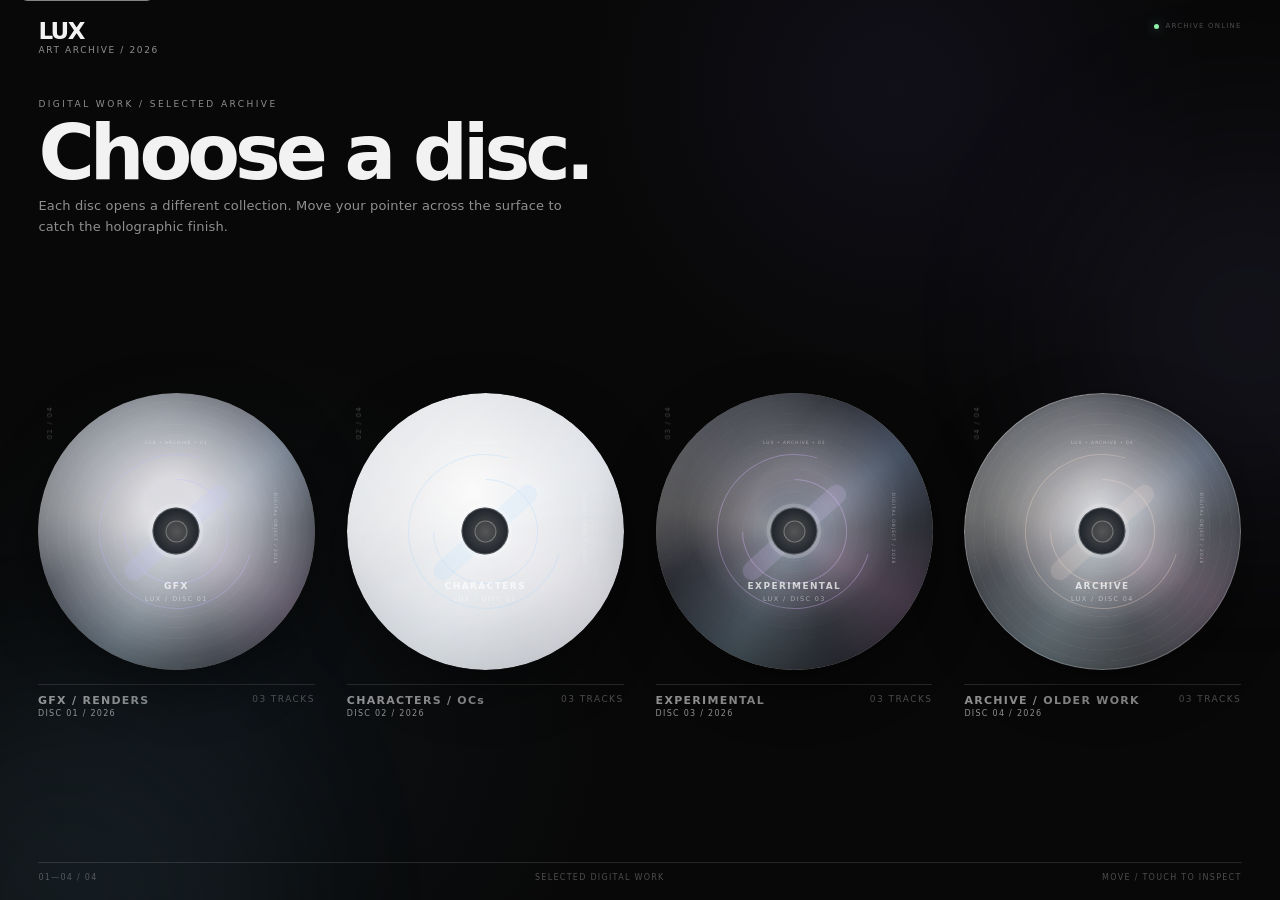
<file: index.html>
<!doctype html>
<html lang="en">
<head>
  <meta charset="utf-8" />
  <meta name="viewport" content="width=device-width, initial-scale=1, viewport-fit=cover" />
  <meta name="theme-color" content="#080808" />
  <meta name="color-scheme" content="dark" />
  <meta name="description" content="LUX Art Archive — an interactive CD-inspired artwork portfolio." />
  <meta name="robots" content="index,follow,max-image-preview:large" />
  <meta property="og:type" content="website" />
  <meta property="og:title" content="LUX // ART ARCHIVE" />
  <meta property="og:description" content="An interactive CD-inspired archive of selected digital artwork." />
  <meta name="twitter:card" content="summary_large_image" />
  <meta name="twitter:title" content="LUX // ART ARCHIVE" />
  <meta name="twitter:description" content="An interactive CD-inspired archive of selected digital artwork." />
  <title>LUX // ART ARCHIVE</title>
  <link rel="icon" href="assets/icons/favicon.svg" type="image/svg+xml" />
  <link rel="manifest" href="site.webmanifest" />
  <link rel="stylesheet" href="styles.css" />
</head>
<body class="collection-locked">
  <a class="skip-link" href="#discStage">SKIP TO COLLECTIONS</a>
  <div class="noise" aria-hidden="true"></div>
  <div class="ambient ambient-a" aria-hidden="true"></div>
  <div class="ambient ambient-b" aria-hidden="true"></div>
  <div class="transition-flash" aria-hidden="true"></div>
  <div class="route-progress" id="routeProgress" aria-hidden="true"></div>
  <div class="sr-live" id="siteLive" role="status" aria-live="polite" aria-atomic="true"></div>

  <div class="boot" id="boot" aria-hidden="true">
    <div class="boot__mark">LUX</div>
    <div class="boot__line"><span></span></div>
    <div class="boot__copy">LOADING ARCHIVE</div>
  </div>

  <header class="site-header">
    <a class="brand" href="#" aria-label="LUX Art Archive home">
      <span class="brand__word">LUX</span>
      <span class="brand__meta" id="brandMeta">ART ARCHIVE / 2026</span>
    </a>
    <div class="site-header__status" aria-hidden="true">
      <span class="site-header__dot"></span>
      <span>ARCHIVE ONLINE</span>
    </div>
  </header>

  <main>
    <section class="hero" id="collectionView" aria-labelledby="heroTitle">
      <div class="hero__intro">
        <div class="hero__eyebrow" id="heroEyebrow">DIGITAL WORK / SELECTED ARCHIVE</div>
        <h1 id="heroTitle">Choose a disc.</h1>
        <p class="hero__sub" id="heroSubtitle">Each disc opens a different collection. Move your pointer across the surface to catch the holographic finish.</p>
      </div>

      <div class="disc-stage" id="discStage" aria-label="Artwork collections"></div>

      <div class="stage-footer" aria-hidden="true">
        <span id="discRange">01—04 / 04</span>
        <span id="stageFooterCenter">LUX INTERACTIVE ARCHIVE</span>
        <span id="stageStatus">MOVE / TOUCH TO INSPECT</span>
      </div>
    </section>
  </main>

  <section class="gallery" id="gallery" aria-hidden="true">
    <div class="gallery__chrome">
      <button class="icon-button" id="closeGallery" aria-label="Close gallery">←</button>
      <div class="gallery__chrome-title">
        <span id="galleryDiscNumber">DISC 01</span>
        <strong id="galleryMiniTitle">COLLECTION</strong>
      </div>
      <div class="gallery__chrome-actions">
        <button class="chrome-button" id="gallerySearchToggle" type="button" aria-expanded="false" aria-controls="gallerySearchBar">SEARCH</button>
        <button class="chrome-button" id="galleryDensity" type="button">DENSITY</button>
        <button class="chrome-button" id="galleryShare" type="button">SHARE</button>
        <span class="gallery__counter" id="galleryCounter">00 TRACKS</span>
      </div>
    </div>

    <div class="gallery-search" id="gallerySearchBar" hidden>
      <label for="gallerySearchInput">FILTER COLLECTION</label>
      <input id="gallerySearchInput" type="search" autocomplete="off" placeholder="Search title or metadata…" />
      <button id="gallerySearchClear" type="button">CLEAR</button>
    </div>

    <div class="gallery__hero">
      <div>
        <div class="gallery__eyebrow" id="galleryEyebrow">ARCHIVE / 2026</div>
        <h2 id="galleryTitle">Collection</h2>
      </div>
      <p id="galleryDescription">Selected work.</p>
    </div>

    <div class="gallery-grid" id="galleryGrid"></div>
    <div class="gallery-empty" id="galleryEmpty" hidden>NO MATCHING TRACKS</div>

    <div class="gallery__footer">
      <span id="galleryFooterLeft">LUX ART ARCHIVE</span>
      <span id="galleryFooterCode">DISC / 001</span>
    </div>
  </section>

  <dialog class="lightbox" id="lightbox">
    <div class="lightbox__loading" id="lightboxLoading" aria-hidden="true"><span></span></div>
    <button class="lightbox__close" id="closeLightbox" aria-label="Close artwork viewer">×</button>
    <button class="lightbox__arrow lightbox__arrow--prev" id="prevArtwork" aria-label="Previous artwork">←</button>
    <figure class="lightbox__figure">
      <div class="lightbox__image-stage" id="lightboxImageStage">
        <img id="lightboxImage" alt="" draggable="false" />
      </div>
      <figcaption>
        <span id="lightboxTrack">TRACK 01</span>
        <strong id="lightboxTitle">Artwork</strong>
        <span id="lightboxMeta">DIGITAL / 2026</span>
      </figcaption>
    </figure>
    <button class="lightbox__arrow lightbox__arrow--next" id="nextArtwork" aria-label="Next artwork">→</button>
    <div class="lightbox__tools" aria-label="Artwork viewer controls">
      <button id="lightboxShare" type="button">SHARE</button>
      <button id="lightboxZoomOut" type="button" aria-label="Zoom out">−</button>
      <button id="lightboxZoomReset" type="button" aria-label="Reset zoom">100%</button>
      <button id="lightboxZoomIn" type="button" aria-label="Zoom in">＋</button>
      <button id="lightboxFullscreen" type="button">FULL</button>
    </div>
  </dialog>

  <div class="cursor-label" id="cursorLabel" aria-hidden="true">OPEN DISC</div>

  <section class="studio" id="studio" aria-hidden="true">
    <header class="studio__topbar">
      <button class="studio__back" id="closeStudio" type="button" aria-label="Close Disc Lab">←</button>
      <div class="studio__identity"><span>PRIVATE TOOL / LUX</span><strong>DISC LAB</strong></div>
      <div class="studio__mode-tabs" role="tablist" aria-label="Creator mode">
        <button class="studio-tab is-active" type="button" data-studio-mode="disc">DISC</button>
        <button class="studio-tab" type="button" data-studio-mode="cover">COVER</button>
      </div>
    </header>
    <div class="studio__workspace">
      <section class="studio__preview-panel">
        <div class="studio__preview-head"><div><span class="studio-kicker">LIVE OBJECT / 1000 × 1000</span><strong id="studioPreviewLabel">DISC PREVIEW</strong></div><span id="studioSaveState">UNSAVED</span></div>
        <div class="studio__canvas-shell" id="studioCanvasShell"><canvas id="studioCanvas" width="1000" height="1000" aria-label="Live disc or cover preview"></canvas></div>
        <div class="studio__preview-foot"><span>DRAG ARTWORK ON PREVIEW</span><span>EXPORTS ARE FULL RESOLUTION</span></div>
      </section>
      <aside class="studio__controls" aria-label="Disc Lab controls">
        <section class="studio-control-group"><div class="studio-control-group__head"><span>01</span><strong>IDENTITY</strong></div>
          <label class="studio-field"><span>TITLE</span><input id="studioTitle" type="text" maxlength="28" value="UNTITLED" autocomplete="off" /></label>
          <label class="studio-field"><span>SUBTITLE</span><input id="studioSubtitle" type="text" maxlength="40" value="LUX / DIGITAL ARCHIVE" autocomplete="off" /></label>
          <label class="studio-field"><span>SERIAL</span><input id="studioSerial" type="text" maxlength="20" value="LUX-001 / 2026" autocomplete="off" /></label>
        </section>
        <section class="studio-control-group"><div class="studio-control-group__head"><span>02</span><strong>SURFACE</strong></div>
          <div class="studio-field studio-field--split"><label><span>ACCENT</span><input id="studioAccent" type="color" value="#b9b6ff" /></label><label><span>BACKGROUND</span><input id="studioBackground" type="color" value="#0b0b0d" /></label></div>
          <label class="studio-field" id="studioMaterialField"><span>DISC MATERIAL</span><select id="studioMaterial"><option value="silver">SILVER</option><option value="white">WHITE</option><option value="smoke">SMOKE</option><option value="clear">CLEAR</option><option value="black">BLACK</option></select></label>
          <label class="studio-field"><span>GRAPHIC SYSTEM</span><select id="studioGraphic"><option value="rings">ORBIT RINGS</option><option value="slash">SLASH / BAR</option><option value="barcode">BARCODE</option><option value="grid">TECH GRID</option><option value="minimal">MINIMAL</option></select></label>
        </section>
        <section class="studio-control-group"><div class="studio-control-group__head"><span>03</span><strong>ARTWORK</strong></div>
          <label class="studio-upload" for="studioArtworkInput"><input id="studioArtworkInput" type="file" accept="image/png,image/jpeg,image/webp,image/gif" /><span>＋</span><strong>UPLOAD ARTWORK</strong><small>PNG / JPG / WEBP</small></label>
          <div class="studio-range-grid">
            <label class="studio-range"><span>SCALE <output id="studioScaleValue">100%</output></span><input id="studioScale" type="range" min="40" max="220" value="100" /></label>
            <label class="studio-range"><span>ROTATION <output id="studioRotationValue">0°</output></span><input id="studioRotation" type="range" min="-180" max="180" value="0" /></label>
            <label class="studio-range"><span>OPACITY <output id="studioOpacityValue">100%</output></span><input id="studioOpacity" type="range" min="0" max="100" value="100" /></label>
            <label class="studio-range"><span>HORIZONTAL <output id="studioXValue">0</output></span><input id="studioX" type="range" min="-300" max="300" value="0" /></label>
            <label class="studio-range"><span>VERTICAL <output id="studioYValue">0</output></span><input id="studioY" type="range" min="-300" max="300" value="0" /></label>
          </div>
        </section>
        <section class="studio-control-group"><div class="studio-control-group__head"><span>04</span><strong>FINISH</strong></div>
          <div class="studio-range-grid"><label class="studio-range"><span>HOLOGRAPHIC <output id="studioHoloValue">35%</output></span><input id="studioHolo" type="range" min="0" max="100" value="35" /></label><label class="studio-range"><span>DETAIL <output id="studioDetailValue">65%</output></span><input id="studioDetail" type="range" min="0" max="100" value="65" /></label></div>
          <label class="studio-check"><input id="studioTransparent" type="checkbox" checked /><span>TRANSPARENT OUTSIDE DISC</span></label><label class="studio-check"><input id="studioGuides" type="checkbox" /><span>SHOW SAFE GUIDES</span></label>
        </section>
        <section class="studio-control-group"><div class="studio-control-group__head"><span>05</span><strong>PRESETS</strong></div>
          <div class="studio-preset-row"><select id="studioPresetSelect" aria-label="Saved presets"><option value="">SAVED PRESETS</option></select><button id="studioLoadPreset" type="button">LOAD</button></div>
          <div class="studio-mini-actions"><button id="studioSavePreset" type="button">SAVE LOCAL</button><button id="studioDeletePreset" type="button">DELETE</button><button id="studioReset" type="button">RESET</button></div>
        </section>
        <section class="studio-actions"><button class="studio-action studio-action--primary" id="studioExportPng" type="button"><span>EXPORT PNG</span><small>1000 × 1000</small></button><button class="studio-action" id="studioExportJson" type="button"><span>EXPORT PRESET</span><small>JSON</small></button><button class="studio-action" id="studioCopyEntry" type="button"><span>COPY SITE ENTRY</span><small>DATA.JS</small></button></section>
      </aside>
    </div>
    <div class="studio-toast" id="studioToast" role="status" aria-live="polite"></div>
  </section>

  <script src="data.js"></script>
  <script src="editor.js"></script>
  <script src="app.js"></script>
  <script src="studio.js"></script>
</body>
</html>
</file>
<file: styles.css>
:root {
  color-scheme: dark;
  --bg: #080808;
  --panel: #101010;
  --line: rgba(255,255,255,.12);
  --soft-line: rgba(255,255,255,.07);
  --text: #f2f2f2;
  --muted: rgba(255,255,255,.55);
  --faint: rgba(255,255,255,.28);
  --page-pad: clamp(18px, 3vw, 42px);
  --ease: cubic-bezier(.22,1,.36,1);
  --active-accent: #9f95ff;
}

* { box-sizing: border-box; }
html { scroll-behavior: smooth; background: var(--bg); }
html, body { width: 100%; }
body {
  margin: 0;
  min-height: 100vh;
  overflow-x: hidden;
  background:
    radial-gradient(circle at 70% 10%, rgba(134,118,255,.07), transparent 26%),
    radial-gradient(circle at 18% 80%, rgba(103,183,255,.05), transparent 30%),
    var(--bg);
  color: var(--text);
  font-family: Inter, ui-sans-serif, system-ui, -apple-system, BlinkMacSystemFont, "Segoe UI", sans-serif;
  letter-spacing: .01em;
}
body.collection-locked {
  height: 100vh;
  height: 100svh;
  overflow: hidden;
  overscroll-behavior: none;
  touch-action: none;
}
body.gallery-open { overflow: hidden; }
button, a { font: inherit; }
button { color: inherit; }
button:focus-visible, a:focus-visible { outline: 2px solid white; outline-offset: 4px; }

.noise {
  position: fixed; inset: 0; pointer-events: none; z-index: 90; opacity: .03;
  background-image: url("data:image/svg+xml,%3Csvg viewBox='0 0 180 180' xmlns='http://www.w3.org/2000/svg'%3E%3Cfilter id='n'%3E%3CfeTurbulence type='fractalNoise' baseFrequency='.85' numOctaves='4' stitchTiles='stitch'/%3E%3C/filter%3E%3Crect width='100%25' height='100%25' filter='url(%23n)' opacity='.6'/%3E%3C/svg%3E");
  mix-blend-mode: soft-light;
}
.ambient { position: fixed; border-radius: 50%; filter: blur(100px); pointer-events:none; opacity:.08; transition:background 1.2s ease, transform 1.2s var(--ease); }
.ambient-a { width: 380px; height: 380px; background:var(--active-accent); top:15%; right:-160px; animation:ambientDriftA 9s ease-in-out infinite alternate; }
.ambient-b { width: 420px; height:420px; background:#8dd8ff; bottom:-210px; left:-140px; animation:ambientDriftB 11s ease-in-out infinite alternate; }
@keyframes ambientDriftA { to { transform:translate3d(-42px,35px,0) scale(1.08); } }
@keyframes ambientDriftB { to { transform:translate3d(48px,-28px,0) scale(.94); } }

.transition-flash {
  position:fixed; inset:0; z-index:76; pointer-events:none; opacity:0;
  background:radial-gradient(circle at center, rgba(255,255,255,.72), rgba(213,226,255,.18) 24%, transparent 58%);
  mix-blend-mode:screen;
}
body.is-transitioning .transition-flash { animation:transitionFlash .72s var(--ease) both; }
@keyframes transitionFlash {
  0%, 38% { opacity:0; transform:scale(.8); }
  67% { opacity:.78; transform:scale(1.12); }
  100% { opacity:0; transform:scale(1.35); }
}

.boot {
  position: fixed; inset: 0; z-index: 200; display:grid; place-content:center; gap:18px; background:#050505;
  transition: opacity .7s var(--ease), visibility .7s;
}
.boot.is-done { opacity:0; visibility:hidden; }
.boot__mark { text-align:center; font-weight:800; font-size:clamp(42px,8vw,100px); letter-spacing:-.08em; }
.boot__line { width:min(320px,70vw); height:1px; background:#222; overflow:hidden; }
.boot__line span { display:block; width:100%; height:100%; background:#fff; transform:translateX(-100%); animation:loadline 1.05s var(--ease) forwards; }
.boot__copy { text-align:center; font-size:10px; letter-spacing:.34em; color:var(--muted); }
@keyframes loadline { to { transform:translateX(0); } }

.site-header {
  position: fixed; top:0; left:0; right:0; z-index:50; display:flex; align-items:flex-start; justify-content:space-between;
  padding: max(20px, env(safe-area-inset-top)) var(--page-pad) 0;
  pointer-events:none;
}
.brand { display:flex; flex-direction:column; gap:2px; color:inherit; text-decoration:none; pointer-events:auto; }
.brand__word { font-size:23px; line-height:1; font-weight:800; letter-spacing:-.07em; }
.brand__meta { font-size:9px; letter-spacing:.18em; color:var(--muted); }

main { min-height:100%; }
.hero {
  height:100vh; height:100svh; min-height:0; overflow:hidden;
  padding: clamp(90px,11vh,118px) var(--page-pad) max(18px,env(safe-area-inset-bottom));
  display:grid; grid-template-rows:auto minmax(0,1fr) auto; gap:0;
}
.hero__intro { position:relative; z-index:2; }
.hero__eyebrow, .gallery__eyebrow { font-size:9px; color:var(--muted); letter-spacing:.27em; }
.hero h1 { margin:8px 0 6px; font-size:clamp(42px,6vw,88px); letter-spacing:-.065em; line-height:.95; font-weight:650; }
.hero__sub { width:min(560px,100%); margin:6px 0 0; color:var(--muted); font-size:13px; line-height:1.6; }
.hero__intro > * { animation:introReveal .82s var(--ease) both; }
.hero__intro > *:nth-child(2) { animation-delay:.06s; }
.hero__intro > *:nth-child(3) { animation-delay:.12s; }
@keyframes introReveal { from { opacity:0; transform:translateY(10px); filter:blur(5px); } to { opacity:1; transform:none; filter:none; } }

.disc-stage {
  --stage-x:0px; --stage-y:0px;
  min-height:0; width:100%; display:grid; grid-template-columns:repeat(4,minmax(0,1fr)); align-items:center; justify-items:center;
  gap:clamp(12px,2.5vw,42px); padding:clamp(14px,3.2vh,34px) 0 clamp(10px,2vh,24px);
  transform:translate3d(var(--stage-x),var(--stage-y),0);
  transition:transform .85s var(--ease);
  will-change:transform;
}
.disc-card {
  position:relative; width:min(100%,31svh,330px); min-width:0; border:0; background:none; padding:0; cursor:pointer; text-align:left;
  --tilt-x: 0deg; --tilt-y:0deg; --mx:50%; --my:50%; --disc-scale:1; --lift:0px;
  --float-delay:0s; --float-duration:4.8s; --rotor-duration:34s;
  animation:cardFloat var(--float-duration) ease-in-out var(--float-delay) infinite alternate;
  touch-action:none;
  -webkit-tap-highlight-color:transparent;
}
.disc-card:nth-child(2) { --float-duration:5.7s; }
.disc-card:nth-child(3) { --float-duration:4.3s; }
.disc-card:nth-child(4) { --float-duration:6.2s; }
@keyframes cardFloat { from { translate:0 -3px; } to { translate:0 6px; } }
.disc-card__number {
  position:absolute; z-index:15; top:4%; left:3%; font-size:7px; letter-spacing:.18em; color:rgba(255,255,255,.36);
  writing-mode:vertical-rl; transform:rotate(180deg); opacity:.7; transition:opacity .3s ease;
}
.disc-card__disc-wrap { perspective:1200px; }
.disc-card__disc {
  position:relative; aspect-ratio:1; width:100%; border-radius:50%;
  transform:translateY(var(--lift)) rotateX(var(--tilt-x)) rotateY(var(--tilt-y)) scale(var(--disc-scale)) translateZ(0);
  transform-style: preserve-3d;
  transition:transform .34s var(--ease), filter .55s ease, opacity .35s ease, box-shadow .55s var(--ease), rotate .85s var(--ease);
  box-shadow: 0 18px 55px rgba(0,0,0,.42), 0 0 0 0 rgba(255,255,255,0), inset 0 0 0 1px rgba(255,255,255,.38), inset 0 0 0 4px rgba(0,0,0,.58);
  overflow:hidden; will-change:transform;
}
.disc-card:hover, .disc-card.is-pressed { --disc-scale:1.028; --lift:-4px; }
.disc-card:hover .disc-card__disc, .disc-card.is-pressed .disc-card__disc {
  filter:brightness(1.1) saturate(1.08);
  box-shadow:0 28px 75px rgba(0,0,0,.56), 0 0 45px color-mix(in srgb, var(--disc-accent) 18%, transparent), inset 0 0 0 1px rgba(255,255,255,.48), inset 0 0 0 4px rgba(0,0,0,.58);
}
.disc-rotor {
  position:absolute; inset:0; border-radius:50%; overflow:hidden;
  animation:rotorSpin var(--rotor-duration) linear infinite;
  will-change:rotate;
}
.disc-card:nth-child(even) .disc-rotor { animation-direction:reverse; }
.disc-card:hover .disc-rotor, .disc-card.is-pressed .disc-rotor { animation-play-state: running; }
@keyframes rotorSpin { to { rotate:360deg; } }

.disc-face { position:absolute; inset:0; z-index:2; border-radius:50%; overflow:hidden; }
.disc-face::after { content:""; position:absolute; inset:0; border-radius:50%; background:linear-gradient(130deg, rgba(255,255,255,.25), transparent 34%, rgba(134,174,255,.08) 55%, transparent 72%); mix-blend-mode:screen; }
.disc-face--silver { background:radial-gradient(circle at 48% 40%, #d8d8dc 0 12%, #9fa3ab 38%, #4b4f58 70%, #1a1b1f 100%); }
.disc-face--white { background:radial-gradient(circle at 45% 35%, #fafafa, #dfe1e5 52%, #aeb2b9 100%); }
.disc-face--smoke { background:radial-gradient(circle at 50% 40%, #70727a 0 18%, #33353d 52%, #131419 100%); }
.disc-face--clear { background:radial-gradient(circle at 48% 42%, rgba(245,245,246,.86), rgba(167,173,184,.45) 54%, rgba(56,60,68,.65) 100%); backdrop-filter:blur(8px); }

.disc-grooves {
  position:absolute; inset:0; z-index:3; border-radius:50%; opacity:.18; pointer-events:none;
  background:repeating-radial-gradient(circle at center, transparent 0 3.2%, rgba(255,255,255,.22) 3.35% 3.55%, transparent 3.7% 5.7%);
  mix-blend-mode:overlay;
}
.disc-graphic { position:absolute; inset:0; z-index:4; pointer-events:none; color:rgba(255,255,255,.72); }
.disc-ring { position:absolute; border:1px solid currentColor; border-radius:50%; opacity:.35; }
.disc-ring--a { inset:22%; border-right-color:transparent; transform:rotate(-28deg); }
.disc-ring--b { inset:31%; border-left-color:transparent; transform:rotate(45deg); }
.disc-slash { position:absolute; width:48%; height:7%; left:26%; top:47%; border-radius:999px; background:currentColor; opacity:.18; transform:rotate(-42deg); }
.disc-label { position:absolute; left:50%; top:68%; transform:translateX(-50%); width:56%; text-align:center; font-size:clamp(7px,.7vw,10px); letter-spacing:.16em; font-weight:700; color:rgba(255,255,255,.72); }
.disc-label small { display:block; margin-top:4px; font-size:.72em; font-weight:500; color:rgba(255,255,255,.47); }
.disc-micro { position:absolute; z-index:4; font-size:clamp(4px,.35vw,6px); letter-spacing:.22em; color:rgba(255,255,255,.44); white-space:nowrap; }
.disc-micro--top { left:50%; top:17%; transform:translateX(-50%); }
.disc-micro--side { right:14%; top:48%; transform:rotate(90deg) translateX(50%); transform-origin:right center; }
.disc-ticks { position:absolute; inset:7%; z-index:4; border-radius:50%; opacity:.24; background:repeating-conic-gradient(from 0deg, currentColor 0 .35deg, transparent .35deg 7deg); -webkit-mask:radial-gradient(circle, transparent 0 92%, #000 92% 94%, transparent 94%); mask:radial-gradient(circle, transparent 0 92%, #000 92% 94%, transparent 94%); }
.disc-center { position:absolute; left:50%; top:50%; width:17%; aspect-ratio:1; transform:translate(-50%,-50%); border-radius:50%; background:#070707; box-shadow:0 0 0 4px rgba(255,255,255,.18), inset 0 0 0 1px rgba(255,255,255,.24); z-index:10; }
.disc-center::after { content:""; position:absolute; inset:26%; border-radius:50%; border:1px solid rgba(255,255,255,.28); background:rgba(255,255,255,.035); }
.disc-holo {
  position:absolute; inset:-32%; z-index:7; pointer-events:none; opacity:.26; border-radius:50%;
  background:conic-gradient(from 0deg, transparent 0 8%, rgba(123,190,255,.55) 15%, transparent 24%, rgba(255,131,212,.46) 34%, transparent 45%, rgba(168,255,229,.42) 57%, transparent 69%, rgba(255,225,150,.38) 78%, transparent 91%);
  mix-blend-mode:screen; filter:blur(5px); animation:holoRotate 8s linear infinite;
}
@keyframes holoRotate { to { transform:rotate(360deg); } }
.disc-glint {
  position:absolute; inset:-18%; z-index:8; pointer-events:none; opacity:.7;
  background:radial-gradient(circle at var(--mx) var(--my), rgba(255,255,255,.42), rgba(146,190,255,.18) 10%, rgba(255,165,219,.11) 20%, transparent 37%);
  mix-blend-mode:screen; transition:opacity .35s ease;
}
.disc-sweep {
  position:absolute; inset:-35%; z-index:8; pointer-events:none; opacity:.13;
  background:linear-gradient(108deg, transparent 30%, rgba(255,255,255,.7) 46%, rgba(185,211,255,.32) 51%, transparent 66%);
  transform:translateX(-45%) rotate(10deg); animation:sweep 5.8s ease-in-out infinite;
}
@keyframes sweep { 0%,22% { transform:translateX(-55%) rotate(10deg); } 62%,100% { transform:translateX(55%) rotate(10deg); } }

.disc-card__meta { display:flex; justify-content:space-between; gap:12px; margin-top:14px; border-top:1px solid var(--line); padding-top:9px; transition:border-color .4s ease, transform .45s var(--ease), opacity .3s ease; }
.disc-card:hover .disc-card__meta, .disc-card.is-pressed .disc-card__meta { border-color:rgba(255,255,255,.32); transform:translateY(1px); }
.disc-card__meta-left { display:flex; flex-direction:column; min-width:0; gap:2px; }
.disc-card__meta strong { font-size:11px; font-weight:600; white-space:nowrap; overflow:hidden; text-overflow:ellipsis; }
.disc-card__meta span { font-size:8px; letter-spacing:.16em; color:var(--muted); }
.disc-card__count { font-size:9px!important; color:var(--faint)!important; }

.disc-card.is-opening { z-index:70; animation-play-state:paused; }
.disc-card.is-opening .disc-card__disc {
  --lift:0px; --disc-scale:3.15;
  transform:translateY(0) rotateX(0) rotateY(0) scale(var(--disc-scale)) translateZ(0)!important;
  rotate:220deg; filter:brightness(1.65) saturate(1.25) blur(.15px);
  transition:transform .78s var(--ease), filter .78s var(--ease), rotate .78s var(--ease), opacity .35s ease;
  box-shadow:0 28px 120px rgba(0,0,0,.65), 0 0 90px color-mix(in srgb, var(--disc-accent) 40%, transparent);
}
.disc-card.is-opening .disc-rotor { animation-duration:1.6s; }
.disc-card.is-opening .disc-card__meta { opacity:0; }
.disc-stage.is-opening .disc-card:not(.is-opening) { opacity:.035; filter:blur(8px); scale:.92; transition:opacity .4s ease, filter .55s ease, scale .55s var(--ease); }

.stage-footer { border-top:1px solid var(--line); padding-top:10px; display:flex; justify-content:space-between; gap:15px; color:var(--faint); font-size:8px; letter-spacing:.16em; }
#stageStatus { transition:color .35s ease; }
body.has-disc-focus #stageStatus { color:rgba(255,255,255,.7); }

.gallery {
  position:fixed; inset:0; z-index:80; background:#090909; overflow:auto; overscroll-behavior:contain; transform:translateY(105%); visibility:hidden;
  transition:transform .78s var(--ease), visibility .78s;
}
.gallery.is-open { transform:translateY(0); visibility:visible; }
.gallery__chrome { position:sticky; top:0; z-index:5; min-height:58px; display:grid; grid-template-columns:52px 1fr auto; align-items:center; gap:10px; padding:0 var(--page-pad); background:rgba(9,9,9,.84); backdrop-filter:blur(18px); border-bottom:1px solid var(--line); }
.icon-button { width:32px; height:32px; border:1px solid var(--line); border-radius:50%; background:transparent; cursor:pointer; transition:background .3s ease, color .3s ease, border-color .3s ease, transform .3s var(--ease); }
.icon-button:hover { background:#fff; color:#000; transform:translateY(-1px); }
.gallery__chrome-title { display:flex; flex-direction:column; gap:1px; font-size:8px; letter-spacing:.16em; color:var(--muted); }
.gallery__chrome-title strong { color:#fff; font-size:9px; font-weight:600; }
.gallery__counter { font-size:8px; color:var(--muted); letter-spacing:.15em; }
.gallery__hero { padding:clamp(34px,5vh,58px) var(--page-pad) clamp(18px,3vh,28px); display:grid; grid-template-columns:minmax(0,1.5fr) minmax(240px,.8fr); gap:20px; align-items:end; }
.gallery__hero h2 { margin:6px 0 0; font-size:clamp(38px,6vw,82px); line-height:.9; letter-spacing:-.06em; font-weight:620; max-width:800px; }
.gallery__hero p { margin:0; color:var(--muted); line-height:1.6; font-size:12px; max-width:360px; }
.gallery-grid { padding:0 var(--page-pad) 56px; display:grid; grid-template-columns:repeat(12,1fr); gap:clamp(10px,1vw,16px); align-items:start; }
.art-card { grid-column:span 3; border:0; padding:0; background:none; text-align:left; cursor:zoom-in; color:inherit; }
.art-card:nth-child(5n+1) { grid-column:span 6; }
.art-card:nth-child(5n+2) { grid-column:span 3; }
.art-card__image-wrap { position:relative; overflow:hidden; background:#121212; border:1px solid var(--soft-line); border-radius:14px; }
.art-card img { display:block; width:100%; aspect-ratio:4/5; object-fit:cover; transition:transform .8s var(--ease), filter .55s ease; }
.art-card:nth-child(5n+1) img { aspect-ratio:1 / 1; }
.art-card:nth-child(5n+2) img { aspect-ratio:4 / 5; }
.art-card:hover img { transform:scale(1.018); filter:brightness(1.08); }
.art-card__index { position:absolute; top:8px; left:8px; background:rgba(7,7,7,.72); backdrop-filter:blur(8px); border:1px solid rgba(255,255,255,.14); border-radius:999px; padding:5px 7px; font-size:7px; letter-spacing:.13em; }
.art-card__meta { display:flex; flex-direction:column; align-items:flex-start; gap:4px; margin-top:8px; padding-top:0; }
.art-card__meta strong { font-size:10px; font-weight:560; }
.art-card__meta span { font-size:7px; color:var(--muted); letter-spacing:.12em; white-space:normal; }
.gallery__footer { border-top:1px solid var(--line); margin:0 var(--page-pad); padding:14px 0 24px; display:flex; justify-content:space-between; color:var(--faint); font-size:8px; letter-spacing:.18em; }

.lightbox {
  width:100%; max-width:none; height:100%; max-height:none; margin:0; border:0; padding:0; background:rgba(4,4,4,.93); color:#fff; overflow:hidden;
}
.lightbox::backdrop { background:#050505; }
.lightbox[open] { display:grid; place-items:center; }
.lightbox__figure { width:min(82vw,1200px); height:min(82vh,900px); margin:0; display:flex; flex-direction:column; align-items:center; justify-content:center; gap:12px; }
.lightbox__figure img { max-width:100%; max-height:calc(100% - 58px); object-fit:contain; box-shadow:0 26px 80px rgba(0,0,0,.45); }
.lightbox__figure figcaption { width:min(100%,900px); display:grid; grid-template-columns:auto 1fr auto; gap:18px; align-items:center; border-top:1px solid var(--line); padding-top:10px; }
.lightbox__figure figcaption span { font-size:8px; letter-spacing:.14em; color:var(--muted); }
.lightbox__figure figcaption strong { font-size:11px; font-weight:550; }
.lightbox__close, .lightbox__arrow { position:fixed; z-index:3; border:1px solid var(--line); background:rgba(10,10,10,.65); backdrop-filter:blur(10px); color:#fff; cursor:pointer; transition:background .3s ease, color .3s ease, transform .3s var(--ease); }
.lightbox__close { top:20px; right:20px; width:40px; height:40px; border-radius:50%; font-size:20px; }
.lightbox__arrow { top:50%; width:46px; height:46px; border-radius:50%; transform:translateY(-50%); }
.lightbox__arrow--prev { left:22px; }
.lightbox__arrow--next { right:22px; }
.lightbox__close:hover, .lightbox__arrow:hover { background:#fff; color:#000; }

.cursor-label { position:fixed; z-index:120; pointer-events:none; padding:7px 9px; background:#fff; color:#000; font-size:8px; font-weight:700; letter-spacing:.14em; opacity:0; transform:translate(14px,14px); transition:opacity .18s ease; }
.cursor-label.is-visible { opacity:1; }

@media (max-width: 980px) {
  .disc-stage { grid-template-columns:repeat(2,minmax(0,1fr)); gap:clamp(12px,2.5vw,28px); }
  .disc-card { width:min(100%,23svh,235px); }
  .gallery__hero { grid-template-columns:1fr; padding-bottom:18px; }
  .gallery__hero p { max-width:620px; }
  .art-card, .art-card:nth-child(5n+1), .art-card:nth-child(5n+2) { grid-column:span 4; }
}

@media (max-width: 620px) {
  :root { --page-pad:16px; }
  .site-header { padding-top:max(16px,env(safe-area-inset-top)); }
  .brand__meta { display:none; }
  .hero { padding:72px var(--page-pad) max(12px,env(safe-area-inset-bottom)); }
  .hero__eyebrow { font-size:7px; letter-spacing:.21em; }
  .hero h1 { margin-top:6px; font-size:clamp(34px,10.8vw,46px); }
  .hero__sub { margin-top:4px; max-width:92%; font-size:10.5px; line-height:1.45; }
  .disc-stage { grid-template-columns:1fr 1fr; grid-template-rows:repeat(2,minmax(0,1fr)); align-items:center; gap:10px 12px; padding:8px 0 5px; }
  .disc-card { width:min(100%,20.5svh,174px); }
  .disc-card__meta { margin-top:6px; padding-top:6px; }
  .disc-card__meta strong { font-size:8px; }
  .disc-card__meta span { font-size:6px; letter-spacing:.11em; }
  .disc-card__count { font-size:6px!important; }
  .disc-card__number { display:none; }
  .stage-footer { padding-top:7px; font-size:6px; }
  .stage-footer span:nth-child(2) { display:none; }
  .disc-label { font-size:6px; }
  .disc-micro { font-size:3px; }
  .gallery__chrome { grid-template-columns:44px 1fr auto; min-height:54px; padding-left:14px; padding-right:14px; }
  .gallery__counter { font-size:7px; }
  .gallery__hero { padding:24px 18px 16px; }
  .gallery__hero h2 { font-size:42px; }
  .gallery-grid { padding-left:18px; padding-right:18px; padding-bottom:40px; grid-template-columns:repeat(2, minmax(0,1fr)); gap:12px; }
  .art-card, .art-card:nth-child(5n+1), .art-card:nth-child(5n+2) { grid-column:auto; }
  .art-card img, .art-card:nth-child(5n+1) img, .art-card:nth-child(5n+2) img { aspect-ratio:1 / 1.12; }
  .gallery__footer { margin-left:18px; margin-right:18px; }
  .lightbox__figure { width:92vw; height:84vh; }
  .lightbox__figure figcaption { grid-template-columns:1fr; gap:4px; }
  .lightbox__arrow { top:auto; bottom:18px; transform:none; }
  .lightbox__arrow--prev { left:18px; }
  .lightbox__arrow--next { right:18px; }
  .cursor-label { display:none; }
}

@media (max-height: 720px) and (max-width: 620px) {
  .hero { padding-top:64px; }
  .hero__sub { display:none; }
  .hero h1 { font-size:34px; }
  .disc-card { width:min(100%,20.3svh,145px); }
  .disc-stage { padding-top:4px; gap:5px 10px; }
  .stage-footer { display:none; }
}

@media (max-height: 650px) and (min-width: 621px) {
  .hero { padding-top:76px; }
  .hero__sub { display:none; }
  .disc-card { width:min(100%,30svh,230px); }
  .disc-stage { padding-top:8px; padding-bottom:8px; }
}

@media (prefers-reduced-motion: reduce) {
  *, *::before, *::after { animation-duration:.01ms!important; animation-iteration-count:1!important; scroll-behavior:auto!important; transition-duration:.01ms!important; }
}

@media (min-width: 621px) and (max-width: 980px) {
  .gallery-grid { grid-template-columns: repeat(12,1fr); }
  .art-card, .art-card:nth-child(5n+1), .art-card:nth-child(5n+2) { grid-column: span 4; }
  .art-card:nth-child(4n+1) { grid-column: span 6; }
}

/* ──────────────────────────────────────────────────────────────
   LUX DISC LAB — hidden creator
   Open with #studio or tap the LUX mark five times quickly.
   ────────────────────────────────────────────────────────────── */
.studio {
  position:fixed; inset:0; z-index:180; display:flex; flex-direction:column;
  background:
    radial-gradient(circle at 15% 10%, color-mix(in srgb, var(--active-accent) 12%, transparent), transparent 28%),
    #080808;
  color:#f3f3f3; opacity:0; visibility:hidden; transform:translateY(12px) scale(.995);
  transition:opacity .45s var(--ease), transform .55s var(--ease), visibility .55s;
  touch-action:auto;
}
.studio.is-open { opacity:1; visibility:visible; transform:none; }
body.studio-open { overflow:hidden; }

.studio__topbar {
  flex:0 0 62px; min-height:62px; display:grid; grid-template-columns:48px minmax(0,1fr) auto;
  align-items:center; gap:12px; padding:0 var(--page-pad); border-bottom:1px solid var(--line);
  background:rgba(8,8,8,.86); backdrop-filter:blur(20px);
}
.studio__back {
  width:32px; height:32px; padding:0; border:1px solid var(--line); border-radius:50%; background:transparent;
  color:#fff; cursor:pointer; transition:background .3s ease,color .3s ease,transform .3s var(--ease);
}
.studio__back:hover { background:#fff; color:#000; transform:translateX(-1px); }
.studio__identity { display:flex; flex-direction:column; gap:1px; }
.studio__identity span { font-size:7px; letter-spacing:.2em; color:var(--faint); }
.studio__identity strong { font-size:11px; letter-spacing:.12em; font-weight:650; }
.studio__mode-tabs { display:flex; align-items:center; gap:5px; padding:4px; border:1px solid var(--line); border-radius:999px; background:#0c0c0c; }
.studio-tab {
  min-width:72px; padding:7px 13px; border:0; border-radius:999px; background:transparent; color:var(--muted);
  font-size:8px; font-weight:700; letter-spacing:.16em; cursor:pointer; transition:background .3s ease,color .3s ease,transform .3s var(--ease);
}
.studio-tab.is-active { background:#f1f1f1; color:#070707; }

.studio__workspace {
  flex:1; min-height:0; display:grid; grid-template-columns:minmax(0,1.5fr) minmax(340px,.72fr); overflow:hidden;
}
.studio__preview-panel {
  min-width:0; min-height:0; padding:clamp(18px,2.2vw,34px); display:grid; grid-template-rows:auto minmax(0,1fr) auto; gap:14px;
  border-right:1px solid var(--line);
}
.studio__preview-head,.studio__preview-foot { display:flex; justify-content:space-between; align-items:flex-end; gap:16px; }
.studio__preview-head > div { display:flex; flex-direction:column; gap:3px; }
.studio__preview-head strong { font-size:13px; letter-spacing:.1em; }
.studio-kicker,.studio__preview-head > span,.studio__preview-foot { font-size:7px; letter-spacing:.18em; color:var(--faint); }
.studio__canvas-shell {
  min-height:0; display:grid; place-items:center; position:relative; overflow:hidden; border:1px solid var(--soft-line);
  border-radius:18px; background:
    linear-gradient(45deg,rgba(255,255,255,.015) 25%,transparent 25%,transparent 75%,rgba(255,255,255,.015) 75%),
    linear-gradient(45deg,rgba(255,255,255,.015) 25%,transparent 25%,transparent 75%,rgba(255,255,255,.015) 75%),
    #0b0b0b;
  background-position:0 0,14px 14px; background-size:28px 28px;
  box-shadow:inset 0 0 100px rgba(0,0,0,.28);
}
.studio__canvas-shell::before {
  content:""; position:absolute; width:60%; aspect-ratio:1; border-radius:50%; background:var(--active-accent); opacity:.055; filter:blur(70px); pointer-events:none;
}
#studioCanvas {
  display:block; width:auto; height:auto; max-width:min(82%,760px); max-height:88%; aspect-ratio:1; object-fit:contain;
  filter:drop-shadow(0 34px 50px rgba(0,0,0,.46)); cursor:grab; touch-action:none; position:relative; z-index:1;
}
#studioCanvas.is-dragging { cursor:grabbing; }

.studio__controls {
  min-height:0; overflow:auto; overscroll-behavior:contain; padding:18px 20px 100px; scrollbar-width:thin; scrollbar-color:#333 transparent;
}
.studio-control-group { border-top:1px solid var(--line); padding:16px 0 18px; }
.studio-control-group:first-child { border-top:0; padding-top:0; }
.studio-control-group__head { display:flex; gap:10px; align-items:center; margin-bottom:13px; }
.studio-control-group__head span { font:500 7px ui-monospace,SFMono-Regular,Menlo,monospace; color:var(--faint); }
.studio-control-group__head strong { font-size:8px; letter-spacing:.2em; font-weight:650; }
.studio-field { display:flex; flex-direction:column; gap:7px; margin-top:10px; }
.studio-field > span,.studio-field label > span { font-size:7px; color:var(--faint); letter-spacing:.16em; }
.studio-field input[type="text"],.studio-field select,.studio-preset-row select {
  width:100%; min-height:38px; border:1px solid var(--soft-line); border-radius:9px; padding:0 11px; outline:0;
  background:#0d0d0d; color:#f4f4f4; font-size:9px; letter-spacing:.09em; transition:border-color .25s ease,background .25s ease;
}
.studio-field input[type="text"]:focus,.studio-field select:focus,.studio-preset-row select:focus { border-color:rgba(255,255,255,.32); background:#101010; }
.studio-field select,.studio-preset-row select { appearance:none; background-image:linear-gradient(45deg,transparent 50%,#666 50%),linear-gradient(135deg,#666 50%,transparent 50%); background-position:calc(100% - 14px) 16px,calc(100% - 10px) 16px; background-size:4px 4px; background-repeat:no-repeat; padding-right:28px; }
.studio-field--split { display:grid; grid-template-columns:1fr 1fr; gap:10px; }
.studio-field--split label { display:flex; flex-direction:column; gap:7px; }
.studio-field input[type="color"] { width:100%; height:38px; padding:4px; border:1px solid var(--soft-line); border-radius:9px; background:#0d0d0d; cursor:pointer; }
.studio-field input[type="color"]::-webkit-color-swatch-wrapper { padding:0; }
.studio-field input[type="color"]::-webkit-color-swatch { border:0; border-radius:6px; }
.studio-field.is-dimmed { opacity:.36; pointer-events:none; }

.studio-upload {
  min-height:88px; display:grid; grid-template-columns:28px 1fr; grid-template-rows:1fr 1fr; align-items:end; column-gap:10px;
  border:1px dashed rgba(255,255,255,.16); border-radius:12px; padding:14px; cursor:pointer; background:rgba(255,255,255,.012);
  transition:border-color .3s ease,background .3s ease,transform .3s var(--ease);
}
.studio-upload:hover { border-color:rgba(255,255,255,.34); background:rgba(255,255,255,.025); transform:translateY(-1px); }
.studio-upload input { display:none; }
.studio-upload > span { grid-row:1 / 3; align-self:center; width:28px; height:28px; border:1px solid var(--line); border-radius:50%; display:grid; place-items:center; font-size:15px; }
.studio-upload strong { font-size:9px; letter-spacing:.12em; align-self:end; }
.studio-upload small { font-size:7px; letter-spacing:.12em; color:var(--faint); align-self:start; margin-top:3px; }

.studio-range-grid { display:grid; gap:12px; margin-top:12px; }
.studio-range { display:grid; gap:8px; }
.studio-range > span { display:flex; justify-content:space-between; gap:12px; font-size:7px; color:var(--faint); letter-spacing:.15em; }
.studio-range output { color:rgba(255,255,255,.65); font:500 7px ui-monospace,SFMono-Regular,Menlo,monospace; }
.studio-range input[type="range"] { width:100%; height:14px; appearance:none; background:transparent; cursor:pointer; }
.studio-range input[type="range"]::-webkit-slider-runnable-track { height:1px; background:rgba(255,255,255,.18); }
.studio-range input[type="range"]::-webkit-slider-thumb { appearance:none; width:12px; height:12px; margin-top:-5.5px; border-radius:50%; background:#eee; border:2px solid #080808; box-shadow:0 0 0 1px rgba(255,255,255,.3); }
.studio-range input[type="range"]::-moz-range-track { height:1px; background:rgba(255,255,255,.18); }
.studio-range input[type="range"]::-moz-range-thumb { width:10px; height:10px; border:0; border-radius:50%; background:#eee; }
.studio-check { display:flex; align-items:center; gap:9px; margin-top:12px; cursor:pointer; }
.studio-check input { width:14px; height:14px; accent-color:#fff; }
.studio-check span { font-size:7px; color:var(--muted); letter-spacing:.14em; }

.studio-preset-row { display:grid; grid-template-columns:minmax(0,1fr) 58px; gap:7px; }
.studio-preset-row select { min-width:0; }
.studio-preset-row button,.studio-mini-actions button {
  border:1px solid var(--soft-line); border-radius:8px; background:#0d0d0d; color:var(--muted); font-size:7px; letter-spacing:.12em; cursor:pointer;
  transition:background .25s ease,color .25s ease,border-color .25s ease;
}
.studio-preset-row button:hover,.studio-mini-actions button:hover { background:#161616; color:#fff; border-color:rgba(255,255,255,.22); }
.studio-mini-actions { display:grid; grid-template-columns:1fr 1fr 1fr; gap:7px; margin-top:7px; }
.studio-mini-actions button { min-height:34px; }

.studio-actions {
  position:sticky; bottom:-82px; z-index:3; display:grid; gap:7px; padding:18px 0 0; margin-top:2px;
  background:linear-gradient(transparent,#080808 18%,#080808 100%);
}
.studio-action {
  min-height:48px; display:flex; align-items:center; justify-content:space-between; gap:12px; padding:0 14px;
  border:1px solid var(--line); border-radius:10px; background:#0d0d0d; color:#fff; cursor:pointer;
  transition:transform .3s var(--ease),background .3s ease,border-color .3s ease;
}
.studio-action:hover { transform:translateY(-1px); background:#131313; border-color:rgba(255,255,255,.3); }
.studio-action span { font-size:8px; font-weight:650; letter-spacing:.14em; }
.studio-action small { font-size:7px; color:var(--faint); letter-spacing:.13em; }
.studio-action--primary { background:#f0f0f0; color:#060606; border-color:#f0f0f0; }
.studio-action--primary small { color:rgba(0,0,0,.5); }
.studio-action--primary:hover { background:#fff; }

.studio-toast {
  position:fixed; left:50%; bottom:24px; z-index:5; transform:translate(-50%,18px); opacity:0; pointer-events:none;
  padding:9px 13px; border:1px solid rgba(255,255,255,.14); border-radius:999px; background:rgba(12,12,12,.86); backdrop-filter:blur(14px);
  font-size:7px; font-weight:650; letter-spacing:.15em; color:#fff; transition:opacity .25s ease,transform .35s var(--ease);
}
.studio-toast.is-visible { opacity:1; transform:translate(-50%,0); }

@media (max-width: 920px) {
  .studio__workspace { grid-template-columns:1fr; overflow:auto; overscroll-behavior:contain; }
  .studio__preview-panel { min-height:65svh; border-right:0; border-bottom:1px solid var(--line); }
  .studio__controls { overflow:visible; padding:20px var(--page-pad) 90px; }
  #studioCanvas { max-width:min(82vw,620px); max-height:52svh; }
  .studio-actions { bottom:0; padding-bottom:max(8px,env(safe-area-inset-bottom)); }
}

@media (max-width: 620px) {
  .studio__topbar { min-height:56px; flex-basis:56px; grid-template-columns:38px 1fr auto; padding:0 12px; gap:8px; }
  .studio__identity span { display:none; }
  .studio__identity strong { font-size:9px; }
  .studio__mode-tabs { gap:2px; padding:3px; }
  .studio-tab { min-width:54px; padding:6px 8px; font-size:7px; }
  .studio__preview-panel { min-height:58svh; padding:14px; gap:10px; }
  .studio__preview-head strong { font-size:10px; }
  .studio-kicker,.studio__preview-head > span { font-size:6px; }
  .studio__preview-foot { font-size:5.5px; }
  .studio__preview-foot span:last-child { display:none; }
  .studio__canvas-shell { border-radius:14px; }
  #studioCanvas { max-width:90vw; max-height:45svh; }
  .studio__controls { padding:18px 14px 90px; }
  .studio-field--split { grid-template-columns:1fr 1fr; }
  .studio-control-group { padding:14px 0 16px; }
  .studio-toast { bottom:max(14px,env(safe-area-inset-bottom)); white-space:nowrap; }
}

/* ============================================================
   LUX LIVE EDIT MODE
   Five taps/clicks on LUX toggles this editing layer.
   ============================================================ */

.disc-custom-art {
  position:absolute; inset:0; z-index:3; overflow:hidden; border-radius:50%;
  opacity:var(--cover-opacity,1); pointer-events:none;
}
.disc-custom-art img {
  position:absolute; left:50%; top:50%; width:100%; height:100%;
  object-fit:var(--cover-fit,cover);
  transform:translate(calc(-50% + var(--cover-x,0%)),calc(-50% + var(--cover-y,0%))) scale(var(--cover-scale,1)) rotate(var(--cover-rotation,0deg));
  transform-origin:center; will-change:transform;
}

.art-card { --art-scale:1; --art-rotation:0deg; --art-pos-x:50%; --art-pos-y:50%; --art-fit:cover; }
.art-card img {
  object-fit:var(--art-fit,cover);
  object-position:var(--art-pos-x,50%) var(--art-pos-y,50%);
  transform:scale(var(--art-scale,1)) rotate(var(--art-rotation,0deg));
  transform-origin:center;
}
.art-card:hover img { transform:scale(calc(var(--art-scale,1) * 1.018)) rotate(var(--art-rotation,0deg)); }
.art-card--compact { grid-column:span 3!important; }
.art-card--standard { grid-column:span 4!important; }
.art-card--wide { grid-column:span 6!important; }
.art-card--hero { grid-column:span 8!important; }
.art-card--compact img,.art-card--standard img { aspect-ratio:4/5!important; }
.art-card--wide img { aspect-ratio:16/10!important; }
.art-card--hero img { aspect-ratio:16/9!important; }

.brand.is-editor-tap .brand__word { transform:scale(.94); filter:brightness(1.5); }
.brand__word { transition:transform .16s var(--ease),filter .16s ease; }

.site-editor-bar {
  position:fixed; left:50%; top:max(14px,env(safe-area-inset-top)); z-index:166;
  width:min(900px,calc(100vw - 28px)); min-height:46px; padding:6px 7px 6px 12px;
  display:flex; align-items:center; justify-content:space-between; gap:14px;
  border:1px solid rgba(255,255,255,.14); border-radius:14px;
  background:rgba(10,10,12,.82); backdrop-filter:blur(22px) saturate(1.2);
  box-shadow:0 18px 70px rgba(0,0,0,.42);
  opacity:0; visibility:hidden; transform:translate(-50%,-12px) scale(.98);
  transition:opacity .3s ease,transform .42s var(--ease),visibility .42s;
}
.site-edit-mode .site-editor-bar { opacity:1; visibility:visible; transform:translate(-50%,0) scale(1); }
.site-editor-bar__identity { display:flex; align-items:center; gap:8px; min-width:0; white-space:nowrap; }
.site-editor-bar__identity strong { font-size:8px; letter-spacing:.17em; }
.site-editor-bar__identity > span:last-child { font-size:6px; color:var(--faint); letter-spacing:.15em; }
.site-editor-dot { width:6px; height:6px; border-radius:50%; background:#9cffba; box-shadow:0 0 16px rgba(156,255,186,.6); }
.site-editor-bar__actions { display:flex; gap:5px; overflow:auto; scrollbar-width:none; }
.site-editor-bar__actions::-webkit-scrollbar { display:none; }
.site-editor-bar button,.site-edit-tools button {
  min-height:32px; padding:0 10px; border:1px solid rgba(255,255,255,.1); border-radius:9px;
  background:rgba(255,255,255,.035); color:rgba(255,255,255,.76); cursor:pointer;
  font-size:6.5px; font-weight:650; letter-spacing:.12em; white-space:nowrap;
  transition:background .22s ease,color .22s ease,border-color .22s ease,transform .28s var(--ease);
}
.site-editor-bar button:hover,.site-edit-tools button:hover { background:#f2f2f2; color:#050505; border-color:#f2f2f2; transform:translateY(-1px); }
.site-editor-bar button:disabled { opacity:.3; cursor:not-allowed; transform:none; }
.site-editor-bar__exit { background:rgba(255,255,255,.9)!important; color:#080808!important; }

.site-edit-outline {
  position:fixed; z-index:158; pointer-events:none; opacity:0; visibility:hidden;
  border-radius:16px; transition:opacity .14s ease,box-shadow .25s ease;
}
.site-edit-outline::before {
  content:""; position:absolute; inset:0; border-radius:inherit; padding:1.5px;
  background:linear-gradient(120deg,#ffffff 0%,#bdafff 24%,#79d4ff 49%,#ff9fcb 73%,#ffffff 100%);
  background-size:220% 220%; animation:siteEditorGradient 4.6s linear infinite;
  -webkit-mask:linear-gradient(#000 0 0) content-box,linear-gradient(#000 0 0);
  -webkit-mask-composite:xor; mask-composite:exclude;
  filter:drop-shadow(0 0 12px rgba(171,155,255,.18));
}
.site-edit-outline.is-visible { opacity:1; visibility:visible; }
.site-edit-outline__tag {
  position:absolute; left:10px; top:10px; padding:5px 7px; border-radius:999px;
  background:rgba(8,8,10,.78); backdrop-filter:blur(10px); border:1px solid rgba(255,255,255,.12);
  color:rgba(255,255,255,.72); font-size:6px; letter-spacing:.14em;
}
.site-edit-tools {
  position:absolute; right:8px; top:8px; display:flex; gap:4px; pointer-events:auto;
  padding:4px; border-radius:11px; background:rgba(7,7,9,.78); backdrop-filter:blur(14px);
  border:1px solid rgba(255,255,255,.12); box-shadow:0 10px 40px rgba(0,0,0,.3);
}
.site-edit-tools button { min-height:27px; padding:0 8px; border-radius:7px; font-size:5.8px; }
@keyframes siteEditorGradient { to { background-position:200% 200%; } }

.site-edit-mode .disc-card__disc-wrap { animation:siteDiscWiggle 1.8s ease-in-out infinite alternate; }
.site-edit-mode .disc-card:nth-child(2n) .disc-card__disc-wrap { animation-delay:-.65s; animation-direction:alternate-reverse; }
.site-edit-mode .disc-card:nth-child(3n) .disc-card__disc-wrap { animation-delay:-1.15s; }
.site-edit-mode .art-card__image-wrap { animation:siteArtWiggle 1.65s ease-in-out infinite alternate; }
.site-edit-mode .art-card:nth-child(2n) .art-card__image-wrap { animation-delay:-.7s; animation-direction:alternate-reverse; }
.site-edit-mode .art-card:nth-child(3n) .art-card__image-wrap { animation-delay:-1.05s; }
.site-edit-mode .disc-card,.site-edit-mode .art-card { cursor:default; }
.site-edit-mode .art-card.is-editor-dragging .art-card__image-wrap { animation:none; cursor:grabbing; }
@keyframes siteDiscWiggle { from { transform:rotate(-.38deg) translateY(0); } to { transform:rotate(.38deg) translateY(-1px); } }
@keyframes siteArtWiggle { from { transform:rotate(-.22deg) translateY(0); } to { transform:rotate(.22deg) translateY(-1px); } }

.site-editor-panel {
  position:fixed; z-index:174; right:14px; top:72px; bottom:14px; width:min(390px,calc(100vw - 28px));
  display:flex; flex-direction:column; border:1px solid rgba(255,255,255,.13); border-radius:18px;
  background:rgba(9,9,11,.94); backdrop-filter:blur(24px); box-shadow:0 28px 100px rgba(0,0,0,.55);
  opacity:0; visibility:hidden; transform:translateX(18px) scale(.985);
  transition:opacity .26s ease,transform .4s var(--ease),visibility .4s;
  overflow:hidden; touch-action:auto;
}
.site-editor-panel.is-open { opacity:1; visibility:visible; transform:none; }
.site-editor-panel__head { flex:0 0 58px; display:flex; align-items:center; justify-content:space-between; gap:12px; padding:0 14px 0 16px; border-bottom:1px solid var(--line); }
.site-editor-panel__head > div { display:flex; flex-direction:column; gap:1px; min-width:0; }
.site-editor-panel__head span { color:var(--faint); font-size:6px; letter-spacing:.18em; }
.site-editor-panel__head strong { overflow:hidden; text-overflow:ellipsis; white-space:nowrap; font-size:10px; letter-spacing:.1em; }
.site-editor-panel__head button { width:32px; height:32px; border:1px solid var(--line); border-radius:50%; background:transparent; color:#fff; cursor:pointer; font-size:17px; }
.site-editor-panel__body { flex:1; overflow:auto; overscroll-behavior:contain; padding:0 16px 30px; }
.site-editor-group { padding:17px 0 20px; border-bottom:1px solid var(--soft-line); }
.site-editor-group:last-child { border-bottom:0; }
.site-editor-group__title { display:flex; align-items:center; gap:9px; margin-bottom:13px; }
.site-editor-group__title span { color:var(--faint); font:500 6px ui-monospace,SFMono-Regular,Menlo,monospace; }
.site-editor-group__title strong { font-size:7px; letter-spacing:.18em; }
.site-editor-field { display:grid; gap:6px; margin-top:10px; }
.site-editor-field > span,.site-editor-range > span { font-size:6px; letter-spacing:.15em; color:var(--faint); }
.site-editor-field input,.site-editor-field select,.site-editor-field textarea {
  width:100%; min-height:39px; border:1px solid rgba(255,255,255,.09); border-radius:9px;
  background:#0e0e10; color:#eee; padding:0 10px; outline:none; font:500 9px Inter,system-ui,sans-serif;
  transition:border-color .2s ease,background .2s ease;
}
.site-editor-field textarea { min-height:82px; padding:10px; resize:vertical; line-height:1.5; }
.site-editor-field input:focus,.site-editor-field select:focus,.site-editor-field textarea:focus { border-color:rgba(255,255,255,.28); background:#121214; }
.site-editor-field input[type="color"] { padding:4px; }
.site-editor-two { display:grid; grid-template-columns:1fr 1fr; gap:8px; }
.site-editor-range { display:grid; gap:7px; margin-top:12px; }
.site-editor-range > span { display:flex; justify-content:space-between; gap:12px; }
.site-editor-range output { color:rgba(255,255,255,.7); font:500 6px ui-monospace,SFMono-Regular,Menlo,monospace; }
.site-editor-range input { width:100%; accent-color:#e8e8e8; }
.site-editor-upload {
  min-height:66px; margin-top:12px; display:grid; grid-template-columns:32px 1fr; grid-template-rows:1fr 1fr; align-items:center;
  gap:1px 8px; padding:10px; border:1px dashed rgba(255,255,255,.14); border-radius:11px; cursor:pointer; background:rgba(255,255,255,.015);
}
.site-editor-upload:hover { border-color:rgba(255,255,255,.3); background:rgba(255,255,255,.03); }
.site-editor-upload input { display:none; }
.site-editor-upload > span { grid-row:1/3; width:28px; height:28px; display:grid; place-items:center; border:1px solid var(--line); border-radius:50%; }
.site-editor-upload strong { align-self:end; font-size:7px; letter-spacing:.13em; }
.site-editor-upload small { align-self:start; margin-top:3px; font-size:6px; color:var(--faint); letter-spacing:.12em; }
.site-editor-primary,.site-editor-secondary,.site-editor-danger,.site-editor-row-actions button {
  width:100%; min-height:40px; margin-top:8px; border:1px solid rgba(255,255,255,.11); border-radius:9px;
  background:#101012; color:#eee; cursor:pointer; font-size:6.5px; font-weight:650; letter-spacing:.13em;
  transition:background .22s ease,color .22s ease,border-color .22s ease,transform .25s var(--ease);
}
.site-editor-primary { background:#eee; color:#070707; border-color:#eee; }
.site-editor-secondary:hover,.site-editor-row-actions button:hover { background:#171719; border-color:rgba(255,255,255,.25); transform:translateY(-1px); }
.site-editor-danger { color:#ff9d9d; border-color:rgba(255,100,100,.18); }
.site-editor-danger:hover { background:rgba(255,80,80,.1); border-color:rgba(255,100,100,.35); }
.site-editor-row-actions { display:grid; grid-template-columns:1fr 1fr; gap:7px; }
.site-editor-hint { margin:12px 0 0; color:var(--faint); font-size:6.5px; letter-spacing:.08em; line-height:1.55; }
.site-editor-file { position:fixed; left:-9999px; width:1px; height:1px; opacity:0; }
.site-editor-toast {
  position:fixed; left:50%; bottom:22px; z-index:190; transform:translate(-50%,16px); opacity:0; pointer-events:none;
  padding:9px 12px; border:1px solid rgba(255,255,255,.14); border-radius:999px; background:rgba(9,9,10,.86); backdrop-filter:blur(14px);
  color:#fff; font-size:6px; font-weight:650; letter-spacing:.15em; white-space:nowrap;
  transition:opacity .22s ease,transform .32s var(--ease);
}
.site-editor-toast.is-visible { opacity:1; transform:translate(-50%,0); }

@media (max-width:980px) {
  .art-card--compact,.art-card--standard { grid-column:span 4!important; }
  .art-card--wide,.art-card--hero { grid-column:span 6!important; }
}

@media (max-width:620px) {
  .site-editor-bar {
    top:auto; bottom:max(10px,env(safe-area-inset-bottom)); width:calc(100vw - 20px); min-height:48px;
    padding:5px 6px 5px 9px; border-radius:15px; transform:translate(-50%,12px) scale(.98);
  }
  .site-edit-mode .site-editor-bar { transform:translate(-50%,0) scale(1); }
  .site-editor-bar__identity > span:last-child { display:none; }
  .site-editor-bar__identity strong { font-size:6.5px; }
  .site-editor-bar__actions { flex:1; justify-content:flex-end; }
  .site-editor-bar button { min-height:34px; padding:0 8px; font-size:5.7px; }
  .site-editor-bar button[data-editor-global="save"] { display:none; }
  .site-edit-outline { border-radius:13px; }
  .site-edit-outline__tag { top:6px; left:6px; font-size:5px; padding:4px 6px; }
  .site-edit-tools { right:5px; top:5px; gap:3px; padding:3px; }
  .site-edit-tools button { min-height:25px; padding:0 6px; font-size:5.1px; }
  .site-editor-panel {
    right:8px; left:8px; top:auto; bottom:8px; width:auto; max-height:min(78svh,720px); border-radius:18px;
    transform:translateY(24px) scale(.985);
  }
  .site-editor-panel.is-open { transform:none; }
  .site-editor-panel__body { padding-bottom:86px; }
  .site-editor-panel__head { min-height:54px; flex-basis:54px; }
  .site-editor-two { grid-template-columns:1fr 1fr; }
  .site-editor-toast { bottom:max(70px,calc(env(safe-area-inset-bottom) + 68px)); }
  .art-card--compact,.art-card--standard,.art-card--wide,.art-card--hero { grid-column:auto!important; }
  .art-card--wide img,.art-card--hero img,.art-card--compact img,.art-card--standard img { aspect-ratio:1/1.12!important; }
}

@media (prefers-reduced-motion:reduce) {
  .site-edit-mode .disc-card__disc-wrap,.site-edit-mode .art-card__image-wrap { animation:none!important; }
}

/* ──────────────────────────────────────────────────────────────
   V7 / PROFESSIONAL RELEASE POLISH
   Visitor-facing utility, loading, accessibility, search + viewer.
   ────────────────────────────────────────────────────────────── */
.skip-link {
  position:fixed; z-index:260; left:14px; top:14px; transform:translateY(-150%);
  padding:9px 12px; border-radius:999px; background:#fff; color:#050505;
  font-size:8px; font-weight:700; letter-spacing:.14em; text-decoration:none;
  transition:transform .25s var(--ease);
}
.skip-link:focus { transform:none; }
.sr-live { position:fixed; width:1px; height:1px; padding:0; margin:-1px; overflow:hidden; clip:rect(0,0,0,0); white-space:nowrap; border:0; }
.route-progress { position:fixed; z-index:240; left:0; top:0; width:100%; height:1px; pointer-events:none; transform-origin:left; transform:scaleX(0); opacity:0; background:linear-gradient(90deg,var(--active-accent),#fff); }
.route-progress.is-running { animation:routeProgress .9s var(--ease) both; }
@keyframes routeProgress { 0%{opacity:0;transform:scaleX(0)} 12%{opacity:1} 66%{opacity:1;transform:scaleX(.74)} 100%{opacity:0;transform:scaleX(1)} }
.site-header__status { display:flex; align-items:center; gap:7px; margin-top:2px; color:var(--faint); font-size:7px; letter-spacing:.17em; }
.site-header__dot { width:5px; height:5px; border-radius:50%; background:#8ff0aa; box-shadow:0 0 12px rgba(143,240,170,.55); }
.disc-face--black { background:radial-gradient(circle at 44% 37%,#34353a 0 12%,#15161a 44%,#060607 100%); }
.disc-card:focus-visible .disc-card__disc { box-shadow:0 28px 75px rgba(0,0,0,.56),0 0 0 1px rgba(255,255,255,.72),0 0 48px color-mix(in srgb,var(--disc-accent) 20%,transparent),inset 0 0 0 4px rgba(0,0,0,.58); }

.gallery__chrome { grid-template-columns:52px minmax(120px,1fr) auto; }
.gallery__chrome-actions { display:flex; align-items:center; justify-content:flex-end; gap:6px; min-width:0; }
.chrome-button {
  min-height:29px; padding:0 9px; border:1px solid var(--soft-line); border-radius:999px;
  background:rgba(255,255,255,.02); color:var(--muted); cursor:pointer;
  font-size:6.5px; font-weight:650; letter-spacing:.14em;
  transition:color .28s ease,background .28s ease,border-color .28s ease,transform .28s var(--ease);
}
.chrome-button:hover,.chrome-button:focus-visible { color:#fff; background:rgba(255,255,255,.06); border-color:rgba(255,255,255,.2); transform:translateY(-1px); }
.gallery__counter { min-width:70px; text-align:right; }
.gallery-search {
  position:sticky; top:58px; z-index:4; display:grid; grid-template-columns:auto minmax(160px,540px) auto; align-items:center; justify-content:center;
  gap:14px; min-height:0; height:0; overflow:hidden; padding:0 var(--page-pad); border-bottom:1px solid transparent;
  background:rgba(9,9,9,.9); backdrop-filter:blur(18px); opacity:0; transform:translateY(-8px);
  transition:height .32s var(--ease),opacity .25s ease,transform .32s var(--ease),border-color .25s ease;
}
.gallery-search.is-open { height:54px; opacity:1; transform:none; border-color:var(--soft-line); }
.gallery-search label { color:var(--faint); font-size:6px; letter-spacing:.18em; white-space:nowrap; }
.gallery-search input {
  width:min(540px,55vw); height:31px; border:1px solid var(--soft-line); border-radius:999px; padding:0 13px;
  background:#101012; color:#fff; outline:none; font-size:9px; letter-spacing:.03em;
}
.gallery-search input:focus { border-color:rgba(255,255,255,.25); box-shadow:0 0 0 3px rgba(255,255,255,.025); }
.gallery-search button { border:0; background:none; color:var(--faint); cursor:pointer; font-size:6px; letter-spacing:.16em; }
.gallery-search button:hover { color:#fff; }
.gallery-empty { margin:0 var(--page-pad) 50px; padding:60px 0; border-top:1px solid var(--soft-line); border-bottom:1px solid var(--soft-line); text-align:center; color:var(--faint); font-size:8px; letter-spacing:.2em; }
.art-card[hidden] { display:none!important; }
.art-card__image-wrap { isolation:isolate; }
.art-card__loader { position:absolute; inset:0; z-index:0; background:linear-gradient(100deg,#101012 20%,#17171a 42%,#101012 64%); background-size:220% 100%; animation:artSkeleton 1.4s linear infinite; opacity:1; transition:opacity .35s ease; }
.art-card.is-image-ready .art-card__loader,.art-card.is-image-error .art-card__loader { opacity:0; }
.art-card img { position:relative; z-index:1; opacity:0; transition:opacity .45s ease,transform .8s var(--ease),filter .55s ease; }
.art-card.is-image-ready img,.art-card.is-image-error img { opacity:1; }
.art-card.is-image-error .art-card__image-wrap::after { content:"IMAGE UNAVAILABLE"; position:absolute; z-index:3; inset:0; display:grid; place-items:center; color:var(--faint); font-size:7px; letter-spacing:.16em; background:#0d0d0f; }
@keyframes artSkeleton { to { background-position:-220% 0; } }

.gallery[data-density="dense"] .gallery-grid { gap:8px; }
.gallery[data-density="dense"] .art-card--compact,.gallery[data-density="dense"] .art-card--standard { grid-column:span 3!important; }
.gallery[data-density="dense"] .art-card--wide { grid-column:span 4!important; }
.gallery[data-density="dense"] .art-card--hero { grid-column:span 6!important; }
.gallery[data-density="dense"] .art-card__meta { margin-top:5px; gap:2px; }
.gallery[data-density="dense"] .art-card__meta strong { font-size:9px; }
.gallery[data-density="dense"] .art-card__index { padding:4px 6px; font-size:6px; }

.lightbox { --lightbox-zoom:1; }
.lightbox__image-stage { position:relative; width:100%; min-height:0; flex:1; display:grid; place-items:center; overflow:auto; overscroll-behavior:contain; touch-action:pan-x pan-y; scrollbar-width:none; }
.lightbox__image-stage::-webkit-scrollbar { display:none; }
.lightbox__image-stage img { transform:scale(var(--lightbox-zoom)); transform-origin:center center; transition:transform .24s var(--ease),opacity .25s ease; user-select:none; }
.lightbox__image-stage.is-zoomed img { cursor:zoom-out; }
.lightbox__loading { position:fixed; z-index:2; inset:0; display:grid; place-items:center; pointer-events:none; opacity:0; transition:opacity .2s ease; }
.lightbox__loading.is-visible { opacity:1; }
.lightbox__loading span { width:28px; height:28px; border:1px solid rgba(255,255,255,.15); border-top-color:#fff; border-radius:50%; animation:lightboxSpin .8s linear infinite; }
@keyframes lightboxSpin { to { rotate:360deg; } }
.lightbox__tools { position:fixed; z-index:4; left:50%; bottom:max(18px,env(safe-area-inset-bottom)); transform:translateX(-50%); display:flex; align-items:center; gap:4px; padding:5px; border:1px solid var(--line); border-radius:999px; background:rgba(9,9,10,.72); backdrop-filter:blur(18px); }
.lightbox__tools button { min-width:34px; height:30px; padding:0 9px; border:0; border-radius:999px; background:transparent; color:var(--muted); cursor:pointer; font-size:6.5px; font-weight:650; letter-spacing:.12em; transition:background .25s ease,color .25s ease; }
.lightbox__tools button:hover { background:rgba(255,255,255,.1); color:#fff; }
.lightbox__figure { height:min(85vh,930px); padding-bottom:46px; }
.lightbox__figure img { max-height:none; max-width:none; width:auto; height:auto; object-fit:contain; }
.lightbox__image-stage > img { max-width:100%; max-height:calc(100% - 8px); }

@media (max-width: 720px) {
  .site-header__status { display:none; }
  .gallery__chrome { grid-template-columns:42px minmax(0,1fr) auto; gap:6px; }
  .gallery__chrome-actions { gap:3px; }
  .chrome-button { min-height:27px; padding:0 7px; font-size:5.5px; }
  #gallerySearchToggle { display:none; }
  .gallery__counter { min-width:48px; font-size:6.5px; }
  .gallery-search { top:54px; grid-template-columns:1fr auto; padding:0 14px; gap:6px; }
  .gallery-search label { display:none; }
  .gallery-search input { width:100%; }
  .gallery[data-density="dense"] .gallery-grid { grid-template-columns:repeat(3,minmax(0,1fr)); gap:7px; }
  .gallery[data-density="dense"] .art-card--compact,.gallery[data-density="dense"] .art-card--standard,.gallery[data-density="dense"] .art-card--wide,.gallery[data-density="dense"] .art-card--hero { grid-column:auto!important; }
  .gallery[data-density="dense"] .art-card img { aspect-ratio:1/1.12!important; }
  .gallery[data-density="dense"] .art-card__meta span { display:none; }
  .lightbox__tools { bottom:max(12px,env(safe-area-inset-bottom)); }
  .lightbox__tools button { min-width:30px; height:28px; padding:0 7px; font-size:5.5px; }
  .lightbox__tools #lightboxFullscreen { display:none; }
  .lightbox__figure { padding-bottom:52px; }
}

@media (max-width: 430px) {
  #galleryDensity { font-size:0; width:29px; padding:0; }
  #galleryDensity::after { content:"▦"; font-size:12px; }
  #galleryShare { font-size:0; width:29px; padding:0; }
  #galleryShare::after { content:"↗"; font-size:11px; }
  .gallery__chrome-title span { font-size:6px; }
  .gallery__chrome-title strong { font-size:8px; max-width:100px; overflow:hidden; text-overflow:ellipsis; white-space:nowrap; }
}
@media (max-width:720px) {
  #gallerySearchToggle { display:inline-flex; align-items:center; justify-content:center; }
  .lightbox__arrow { top:50%; bottom:auto; transform:translateY(-50%); }
}
@media (max-width:430px) {
  #gallerySearchToggle { font-size:0; width:29px; padding:0; }
  #gallerySearchToggle::after { content:"⌕"; font-size:12px; }
}
</file>
